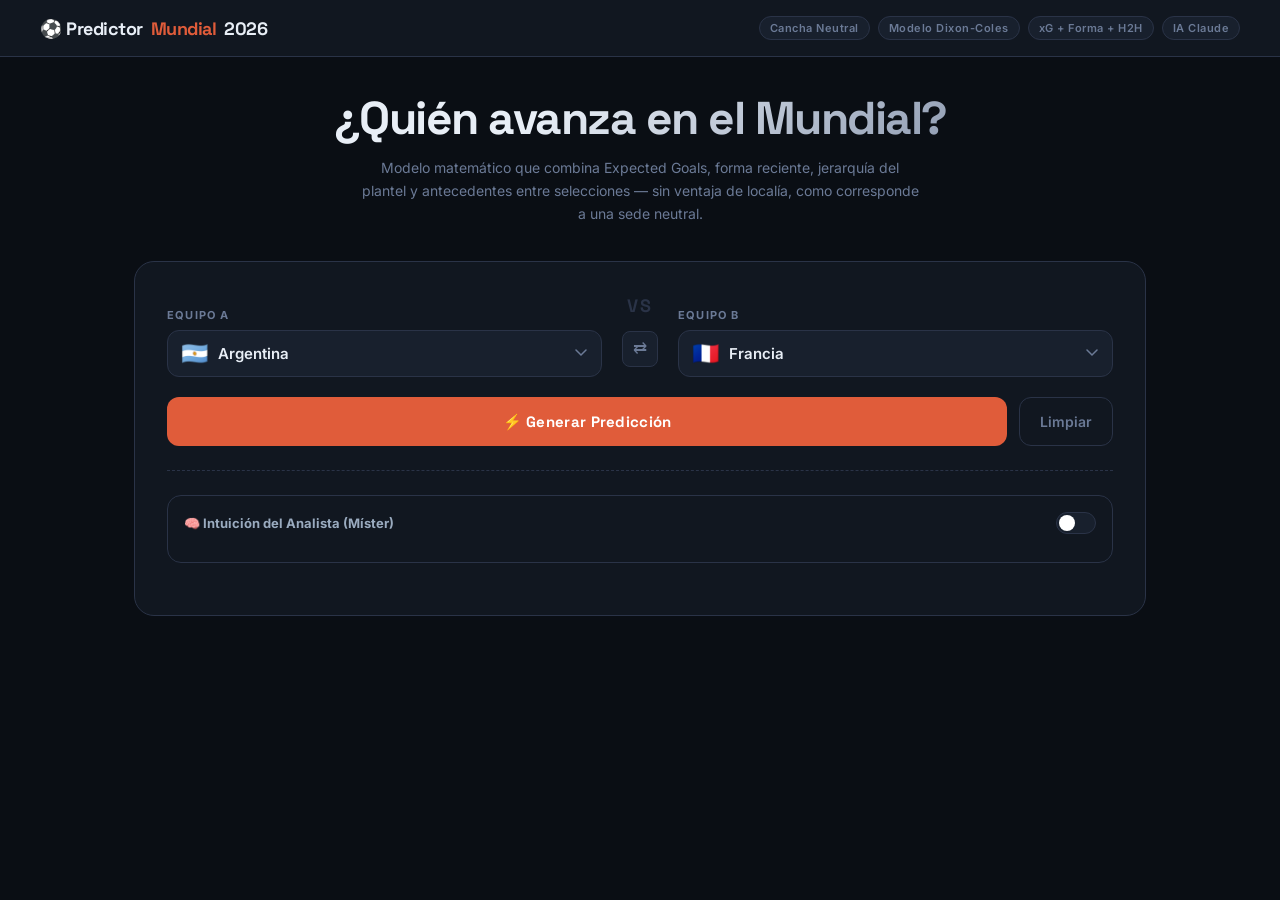
<file: index.html>
<!DOCTYPE html>
<html lang="es">
<head>
<meta charset="UTF-8">
<meta name="viewport" content="width=device-width, initial-scale=1.0">
<title>Mundial 2026 — Predictor Mundial</title>

<script async src="https://pagead2.googlesyndication.com/pagead/js/adsbygoogle.js?client=ca-pub-3773162885615720" crossorigin="anonymous"></script>

<link rel="stylesheet" href="css/styles.css">
</head>
<body>

<header>
  <div class="logo">⚽ Predictor <span class="hl">Mundial</span> 2026</div>
  <div class="header-pills">
    <span class="pill">Cancha Neutral</span>
    <span class="pill">Modelo Dixon-Coles</span>
    <span class="pill">xG + Forma + H2H</span>
    <span class="pill">IA Claude</span>
  </div>
</header>

<main>
  <div class="hero">
    <h1>¿Quién avanza en el Mundial?</h1>
    <p>Modelo matemático que combina Expected Goals, forma reciente, jerarquía del plantel y antecedentes entre selecciones — sin ventaja de localía, como corresponde a una sede neutral.</p>
  </div>

  <div class="selector-card">
    <div class="teams-row">
      <div class="team-selector">
        <label>Equipo A</label>
        <div class="select-wrapper">
          <span class="team-preview" id="previewA">🏳️</span>
          <select id="teamA" onchange="updatePreview('A')">
            <option value="">— Seleccioná un equipo —</option>
          </select>
        </div>
      </div>
      <div style="text-align:center">
        <div class="vs-badge">VS</div>
        <button class="swap-btn" onclick="swapTeams()" title="Intercambiar equipos">⇄</button>
      </div>
      <div class="team-selector">
        <label>Equipo B</label>
        <div class="select-wrapper">
          <span class="team-preview" id="previewB">🏳️</span>
          <select id="teamB" onchange="updatePreview('B')">
            <option value="">— Seleccioná un equipo —</option>
          </select>
        </div>
      </div>
    </div>
    <div class="btn-row">
      <button class="predict-btn" id="predictBtn" onclick="runPrediction()">⚡ Generar Predicción</button>
      <button class="clear-btn" onclick="clearResults()">Limpiar</button>
    </div>
    <div class="error-msg" id="errorMsg"></div>
    
    <div class="market-settings">

      <div class="settings-section">
        <div class="market-header">
          <div class="market-title">🧠 Intuición del Analista (Míster)</div>
          <input type="checkbox" id="userToggle" class="market-toggle" onchange="document.getElementById('userBody').style.display = this.checked ? 'flex' : 'none'">
        </div>
        <div class="market-body" id="userBody">
          <div class="market-input-group weight-group">
            <label>Peso (%)</label>
            <input type="number" id="userWeight" value="25" min="0" max="100">
          </div>
          <div class="market-input-group">
            <label>1X2 Local (%)</label>
            <input type="number" id="userProbA" value="50" min="0" max="100">
          </div>
          <div class="market-input-group">
            <label>1X2 Empate (%)</label>
            <input type="number" id="userProbD" value="30" min="0" max="100">
          </div>
          <div class="market-input-group">
            <label>1X2 Visit. (%)</label>
            <input type="number" id="userProbB" value="20" min="0" max="100">
          </div>
          <div class="market-input-group">
            <label>xG Local (goles)</label>
            <input type="number" id="userXgA" step="0.1" placeholder="Opcional">
          </div>
          <div class="market-input-group">
            <label>xG Visit. (goles)</label>
            <input type="number" id="userXgB" step="0.1" placeholder="Opcional">
          </div>
          <div class="market-input-group">
            <label>V. Invicta Loc. (%)</label>
            <input type="number" id="userCsA" min="0" max="100" placeholder="Opcional">
          </div>
          <div class="market-input-group">
            <label>V. Invicta Vis. (%)</label>
            <input type="number" id="userCsB" min="0" max="100" placeholder="Opcional">
          </div>
          <div class="market-input-group">
            <label>+2.5 Goles (%)</label>
            <input type="number" id="userOver25" min="0" max="100" placeholder="Opcional">
          </div>
        </div>
      </div>
    </div>
  </div>

  <div class="loading" id="loading">
    <div class="spinner-ring"></div>
    <div class="loading-team" id="loadingTeam"></div>
    <p>Calculando modelo compuesto...</p>
  </div>

  <div class="result-section" id="resultSection">
    <div class="match-header" id="matchHeader"></div>
    <div class="h2h-card" id="h2hCard"></div>
    <div class="profile-strip" id="profileStrip"></div>
    <div class="section-title" style="margin-bottom:12px"><div class="dot" style="background:var(--gold)"></div>Resultados más probables</div>
    <div class="top-scores" id="topScores"></div>
    <div class="section-title" style="margin-bottom:12px"><div class="dot"></div>Probabilidades de resultado</div>
    <div class="prob-bars" id="probBars"></div>
    <div class="stats-strip" id="statsStrip"></div>
    <div class="matrix-wrapper" id="matrixWrapper"></div>
    <div class="model-explainer" id="modelExplainer"></div>

    <div style="width: 100%; margin-bottom: 20px; text-align: center;">
      <ins class="adsbygoogle"
           style="display:block"
           data-ad-client="ca-pub-3773162885615720"
           data-ad-slot="5585821985"
           data-ad-format="auto"
           data-full-width-responsive="true"></ins>
      <script>
           (adsbygoogle = window.adsbygoogle || []).push({});
      </script>
    </div>

    <button class="ai-btn" id="aiBtn" onclick="handleAIGeneration()">✨ Generar Prompt para mi IA Local</button>
    <div class="ai-loading" id="aiLoading">
      <div class="spinner-ring" style="width:20px;height:20px;border-width:2px;border-top-color:var(--purple);margin:0;"></div>
      Analizando tácticas, planteles e historial...
    </div>
    <div class="ai-card" id="aiCard">
      <div class="ai-card-header">
        <h3>✨ Análisis Táctico Pre-Partido</h3>
        <button class="copy-btn" id="copyBtn" onclick="copyAnalysis()">📋 Copiar</button>
      </div>
      <div class="ai-content" id="aiContent"></div>
    </div>
  </div>
</main>

<script src="js/data.js"></script>
<script src="js/app.js"></script>
</body>
</html>
</file>
<file: css/styles.css>
@import url('https://fonts.googleapis.com/css2?family=Inter:wght@300;400;500;600;700;800;900&family=Space+Grotesk:wght@400;500;600;700;800&display=swap');

  :root {
    --bg: #0a0e14;
    --surface: #111720;
    --surface2: #18202d;
    --surface3: #1e2838;
    --border: #2a3347;
    --text: #e8eef6;
    --text-muted: #6b7a96;
    --text-soft: #9aabbf;
    --accent: #e05c3a;
    --accent2: #4a9eff;
    --green: #3ecf8e;
    --gold: #f0b429;
    --purple: #a855f7;
  }

  * { box-sizing: border-box; margin: 0; padding: 0; }

  body {
    background: var(--bg);
    color: var(--text);
    font-family: 'Inter', sans-serif;
    min-height: 100vh;
    display: flex;
    flex-direction: column;
    align-items: center;
  }

  header {
    width: 100%;
    padding: 16px 40px;
    border-bottom: 1px solid var(--border);
    display: flex;
    align-items: center;
    gap: 14px;
    background: var(--surface);
    position: sticky;
    top: 0;
    z-index: 100;
  }
  .logo {
    font-family: 'Space Grotesk', sans-serif;
    font-size: 18px;
    font-weight: 800;
    letter-spacing: -0.5px;
    display: flex;
    align-items: center;
    gap: 8px;
  }
  .logo .hl { color: var(--accent); }

  .header-pills { margin-left: auto; display: flex; gap: 8px; flex-wrap: wrap; }
  .pill {
    font-size: 11px; font-weight: 600; letter-spacing: 0.5px;
    padding: 4px 10px; border-radius: 20px;
    background: var(--surface2); border: 1px solid var(--border); color: var(--text-muted);
  }

  main { width: 100%; max-width: 1060px; padding: 36px 24px 80px; }

  .hero { text-align: center; margin-bottom: 36px; }
  .hero h1 {
    font-family: 'Space Grotesk', sans-serif;
    font-size: clamp(26px, 5vw, 46px);
    font-weight: 800; letter-spacing: -1.5px; line-height: 1.1;
    background: linear-gradient(135deg, var(--text) 40%, var(--text-muted));
    -webkit-background-clip: text; -webkit-text-fill-color: transparent; background-clip: text;
    margin-bottom: 12px;
  }
  .hero p { color: var(--text-muted); font-size: 14px; max-width: 560px; margin: 0 auto; line-height: 1.65; }

  .selector-card {
    background: var(--surface); border: 1px solid var(--border);
    border-radius: 20px; padding: 32px; margin-bottom: 24px;
  }

  .teams-row {
    display: grid; grid-template-columns: 1fr auto 1fr;
    gap: 20px; align-items: end; margin-bottom: 20px;
  }
  .vs-badge {
    font-family: 'Space Grotesk', sans-serif; font-size: 18px; font-weight: 800;
    color: var(--border); text-align: center; padding-bottom: 14px; letter-spacing: 2px;
  }
  .team-selector label {
    display: block; font-size: 11px; font-weight: 700;
    letter-spacing: 1.2px; text-transform: uppercase; color: var(--text-muted); margin-bottom: 8px;
  }
  .select-wrapper { position: relative; }
  .team-preview {
    position: absolute; left: 14px; top: 50%; transform: translateY(-50%);
    font-size: 22px; pointer-events: none; z-index: 1; line-height: 1;
  }
  .team-selector select {
    width: 100%; background: var(--surface2); color: var(--text);
    border: 1px solid var(--border); border-radius: 12px;
    padding: 13px 40px 13px 50px; font-size: 15px;
    font-family: 'Inter', sans-serif; font-weight: 600; cursor: pointer; appearance: none;
    background-image: url("data:image/svg+xml,%3Csvg xmlns='http://www.w3.org/2000/svg' width='12' height='8' viewBox='0 0 12 8'%3E%3Cpath d='M1 1l5 5 5-5' stroke='%236b7a96' stroke-width='1.5' fill='none' stroke-linecap='round'/%3E%3C/svg%3E");
    background-repeat: no-repeat; background-position: right 14px center; transition: border-color .15s;
  }
  .team-selector select:focus { outline: none; border-color: var(--accent2); box-shadow: 0 0 0 3px rgba(74,158,255,.1); }
  .team-selector select optgroup { background: var(--surface); color: var(--accent2); font-weight: 700; font-size: 12px; }
  .team-selector select option { color: var(--text); font-weight: 500; background: var(--surface2); }

  .swap-btn {
    background: var(--surface2); border: 1px solid var(--border); border-radius: 8px;
    color: var(--text-muted); font-size: 17px; cursor: pointer;
    width: 36px; height: 36px; display: flex; align-items: center; justify-content: center;
    transition: all .15s; margin: 0 auto 10px;
  }
  .swap-btn:hover { background: var(--surface3); color: var(--text); border-color: var(--text-muted); }

  .btn-row { display: flex; gap: 12px; }
  .predict-btn {
    flex: 1; padding: 15px; background: var(--accent); color: white; border: none;
    border-radius: 12px; font-size: 15px; font-weight: 700; font-family: 'Space Grotesk', sans-serif;
    cursor: pointer; transition: opacity .15s, transform .1s; letter-spacing: 0.3px;
  }
  .predict-btn:hover { opacity: .88; }
  .predict-btn:active { transform: scale(.98); }
  .predict-btn:disabled { opacity: .4; cursor: not-allowed; }
  .clear-btn {
    padding: 15px 20px; background: transparent; color: var(--text-muted);
    border: 1px solid var(--border); border-radius: 12px; font-size: 14px; font-weight: 600;
    cursor: pointer; transition: all .15s; font-family: 'Inter', sans-serif;
  }
  .clear-btn:hover { color: var(--text); border-color: var(--text-muted); }

  .error-msg {
    background: rgba(224,92,58,.1); border: 1px solid rgba(224,92,58,.3);
    border-radius: 10px; padding: 14px 18px; color: #f09070; font-size: 14px;
    margin-top: 12px; display: none;
  }
  .error-msg.visible { display: block; }

  /* Market & User Settings */
  .market-settings {
    margin-top: 24px; padding-top: 24px; border-top: 1px dashed var(--border);
  }
  .settings-section { margin-bottom: 20px; background: var(--surface); padding: 16px; border-radius: 14px; border: 1px solid var(--border); }
  .market-header { display: flex; justify-content: space-between; align-items: center; margin-bottom: 12px; }
  .market-title { font-size: 13px; font-weight: 700; color: var(--text-soft); display: flex; align-items: center; gap: 8px; }
  .market-toggle { 
    appearance: none; width: 40px; height: 22px; background: var(--surface2); border-radius: 20px;
    position: relative; cursor: pointer; outline: none; border: 1px solid var(--border); transition: 0.3s;
  }
  .market-toggle:checked { background: var(--accent); border-color: var(--accent); }
  .market-toggle::after {
    content: ''; position: absolute; top: 2px; left: 2px; width: 16px; height: 16px;
    background: white; border-radius: 50%; transition: 0.3s;
  }
  .market-toggle:checked::after { transform: translateX(18px); }
  
  .market-body { display: none; gap: 12px; flex-wrap: wrap; animation: fadeIn .3s ease; }
  .market-input-group { flex: 1; min-width: 80px; background: var(--surface2); padding: 10px; border-radius: 10px; border: 1px solid var(--border); }
  .market-input-group label { display: block; font-size: 9px; font-weight: 700; text-transform: uppercase; color: var(--text-muted); margin-bottom: 6px; }
  .market-input-group input { width: 100%; background: var(--surface); color: var(--text); border: 1px solid var(--border); padding: 6px; border-radius: 6px; font-family: 'Space Grotesk', sans-serif; font-weight: 700; font-size: 14px; text-align: center; }
  .market-input-group input:focus { outline: none; border-color: var(--accent); }
  .weight-group { border-color: var(--purple); }
  .weight-group label { color: var(--purple); }

  .loading { display: none; text-align: center; padding: 48px 24px; }
  .loading.visible { display: block; }
  .spinner-ring {
    width: 44px; height: 44px; border: 3px solid var(--border); border-top-color: var(--accent);
    border-radius: 50%; animation: spin .7s linear infinite; margin: 0 auto 16px;
  }
  @keyframes spin { to { transform: rotate(360deg); } }
  .loading p { color: var(--text-muted); font-size: 14px; }
  .loading .loading-team { color: var(--text); font-weight: 700; font-size: 17px; margin-bottom: 6px; }

  .result-section { display: none; }
  .result-section.visible { display: block; animation: fadeIn .3s ease; }
  @keyframes fadeIn { from { opacity: 0; transform: translateY(8px); } to { opacity: 1; transform: translateY(0); } }

  /* Match header */
  .match-header {
    display: grid; grid-template-columns: 1fr auto 1fr;
    align-items: center; gap: 20px; margin-bottom: 20px;
    padding: 28px 32px; background: var(--surface); border: 1px solid var(--border); border-radius: 20px;
  }
  .team-info { text-align: center; }
  .team-flag { font-size: 54px; line-height: 1; display: block; margin-bottom: 10px; }
  .team-name { font-family: 'Space Grotesk', sans-serif; font-size: 19px; font-weight: 800; letter-spacing: -0.4px; }
  .team-confed { font-size: 11px; color: var(--text-muted); margin-top: 3px; text-transform: uppercase; letter-spacing: 1px; }
  .team-rating {
    display: inline-flex; align-items: center; gap: 5px; margin-top: 8px; font-size: 13px; font-weight: 700;
    padding: 4px 12px; border-radius: 20px; background: var(--surface2); border: 1px solid var(--border);
  }
  .match-center { text-align: center; }
  .vs-text { font-family: 'Space Grotesk', sans-serif; font-size: 22px; font-weight: 800; color: var(--border); letter-spacing: 3px; }
  .match-badge {
    display: inline-block; font-size: 10px; font-weight: 700; letter-spacing: 1.5px;
    text-transform: uppercase; color: var(--text-muted); border: 1px solid var(--border);
    border-radius: 20px; padding: 3px 10px; margin-top: 8px;
  }
  .neutral-badge {
    display: inline-block; font-size: 10px; font-weight: 700; padding: 3px 10px;
    border-radius: 20px; background: rgba(62,207,142,.1); border: 1px solid rgba(62,207,142,.3);
    color: var(--green); margin-top: 6px; letter-spacing: 0.5px;
  }

  /* H2H bar */
  .h2h-card {
    background: var(--surface); border: 1px solid var(--border); border-radius: 16px;
    padding: 20px 24px; margin-bottom: 20px;
  }
  .h2h-title { font-size: 11px; font-weight: 700; text-transform: uppercase; letter-spacing: 1px; color: var(--text-muted); margin-bottom: 14px; }
  .h2h-bar-wrap { display: flex; align-items: center; gap: 14px; margin-bottom: 10px; }
  .h2h-team { font-size: 13px; font-weight: 700; min-width: 90px; }
  .h2h-team.right { text-align: right; }
  .h2h-bar { flex: 1; height: 10px; background: var(--surface2); border-radius: 10px; overflow: hidden; display: flex; }
  .h2h-seg-a { background: var(--accent2); height: 100%; transition: width .6s ease; }
  .h2h-seg-d { background: var(--surface3); height: 100%; }
  .h2h-seg-b { background: var(--accent); height: 100%; transition: width .6s ease; }
  .h2h-counts { display: flex; justify-content: space-between; font-size: 13px; font-weight: 600; }
  .h2h-counts .wins-a { color: var(--accent2); }
  .h2h-counts .draws { color: var(--text-muted); }
  .h2h-counts .wins-b { color: var(--accent); }
  .h2h-note { font-size: 12px; color: var(--text-muted); margin-top: 8px; }

  /* Radar / profile strip */
  .profile-strip {
    display: grid; grid-template-columns: 1fr 1fr; gap: 12px; margin-bottom: 20px;
  }
  .profile-card {
    background: var(--surface); border: 1px solid var(--border); border-radius: 16px; padding: 20px;
  }
  .profile-card h4 { font-size: 13px; font-weight: 700; margin-bottom: 14px; display: flex; align-items: center; gap: 8px; }
  .attr-row { display: flex; align-items: center; gap: 10px; margin-bottom: 10px; }
  .attr-label { font-size: 11px; color: var(--text-muted); min-width: 120px; font-weight: 500; }
  .attr-bar-track { flex: 1; background: var(--surface2); border-radius: 6px; height: 6px; overflow: hidden; }
  .attr-bar-fill { height: 100%; border-radius: 6px; transition: width .5s ease; }
  .attr-val { font-size: 12px; font-weight: 700; min-width: 34px; text-align: right; }

  /* Top scores */
  .top-scores { display: grid; grid-template-columns: repeat(3, 1fr); gap: 10px; margin-bottom: 20px; }
  .score-card {
    background: var(--surface); border: 1px solid var(--border); border-radius: 14px;
    padding: 16px; text-align: center;
  }
  .score-card.top1 { border-color: var(--gold); }
  .score-card .rank { font-size: 10px; font-weight: 700; letter-spacing: 1px; text-transform: uppercase; color: var(--text-muted); margin-bottom: 6px; }
  .score-card .score-val { font-family: 'Space Grotesk', sans-serif; font-size: 24px; font-weight: 800; letter-spacing: -0.5px; }
  .score-card.top1 .score-val { color: var(--gold); }
  .score-card .score-pct { font-size: 12px; color: var(--text-muted); margin-top: 4px; }

  /* Prob bars */
  .prob-bars { display: grid; grid-template-columns: 1fr 1fr 1fr; gap: 12px; margin-bottom: 20px; }
  .prob-bar-card {
    background: var(--surface); border: 1px solid var(--border); border-radius: 14px;
    padding: 22px 20px; text-align: center; position: relative; overflow: hidden;
  }
  .prob-bar-card::after {
    content: ''; position: absolute; bottom: 0; left: 0; right: 0;
    height: 3px; border-radius: 0 0 14px 14px;
  }
  .prob-bar-card.teamA::after { background: var(--accent2); }
  .prob-bar-card.draw::after  { background: var(--gold); }
  .prob-bar-card.teamB::after { background: var(--accent); }
  .prob-bar-card .label { font-size: 11px; font-weight: 700; letter-spacing: 0.8px; text-transform: uppercase; color: var(--text-muted); margin-bottom: 10px; }
  .prob-bar-card .value { font-family: 'Space Grotesk', sans-serif; font-size: 36px; font-weight: 800; letter-spacing: -1.5px; line-height: 1; }
  .prob-bar-card.teamA .value { color: var(--accent2); }
  .prob-bar-card.draw .value  { color: var(--gold); }
  .prob-bar-card.teamB .value { color: var(--accent); }
  .prob-bar-card .sub { font-size: 12px; color: var(--text-muted); margin-top: 6px; }
  .prob-fill-track { background: var(--surface2); border-radius: 4px; height: 4px; margin-top: 12px; overflow: hidden; }
  .prob-fill { height: 100%; border-radius: 4px; transition: width .8s ease; }
  .prob-bar-card.teamA .prob-fill { background: var(--accent2); }
  .prob-bar-card.draw .prob-fill  { background: var(--gold); }
  .prob-bar-card.teamB .prob-fill { background: var(--accent); }

  /* Stats strip */
  .stats-strip { display: grid; grid-template-columns: repeat(4, 1fr); gap: 10px; margin-bottom: 20px; }
  .stat-box { background: var(--surface); border: 1px solid var(--border); border-radius: 14px; padding: 16px; text-align: center; }
  .stat-box .s-label { font-size: 10px; font-weight: 700; text-transform: uppercase; letter-spacing: 1px; color: var(--text-muted); margin-bottom: 6px; }
  .stat-box .s-val { font-family: 'Space Grotesk', sans-serif; font-size: 20px; font-weight: 800; }
  .stat-box .s-sub { font-size: 11px; color: var(--text-muted); margin-top: 3px; }

  /* Matrix */
  .matrix-wrapper {
    background: var(--surface); border: 1px solid var(--border);
    border-radius: 20px; padding: 28px; overflow-x: auto; margin-bottom: 12px;
  }
  .section-title {
    font-family: 'Space Grotesk', sans-serif; font-size: 13px; font-weight: 700;
    color: var(--text-muted); letter-spacing: 0.5px; text-transform: uppercase;
    margin-bottom: 16px; display: flex; align-items: center; gap: 8px;
  }
  .section-title .dot { width: 7px; height: 7px; border-radius: 50%; background: var(--accent); flex-shrink: 0; }
  .matrix-legend { display: flex; gap: 16px; flex-wrap: wrap; margin-bottom: 14px; }
  .legend-item { display: flex; align-items: center; gap: 6px; font-size: 11px; color: var(--text-muted); }
  .legend-swatch { width: 12px; height: 12px; border-radius: 3px; }
  .axis-label-x { text-align: center; font-size: 10px; font-weight: 700; letter-spacing: 1.5px; text-transform: uppercase; color: var(--accent); margin-bottom: 10px; }
  .axis-label-y-wrap { display: flex; align-items: center; gap: 12px; }
  .axis-label-y { writing-mode: vertical-rl; transform: rotate(180deg); font-size: 10px; font-weight: 700; letter-spacing: 1.5px; text-transform: uppercase; color: var(--accent2); }
  table.matrix { border-collapse: separate; border-spacing: 4px; }
  table.matrix th { font-size: 12px; font-weight: 700; color: var(--text-muted); text-align: center; padding: 0 6px 6px; min-width: 72px; }
  table.matrix td {
    border-radius: 10px; text-align: center; padding: 11px 6px 9px; min-width: 72px;
    cursor: default; transition: transform .12s, filter .12s; position: relative;
  }
  table.matrix td:hover { transform: scale(1.07); filter: brightness(1.2); z-index: 2; }
  table.matrix td .pct { font-family: 'Space Grotesk', sans-serif; font-size: 15px; font-weight: 700; display: block; line-height: 1; }
  table.matrix td .score { font-size: 10px; margin-top: 5px; opacity: .6; display: block; font-weight: 600; }
  table.matrix td.highlighted { box-shadow: 0 0 0 2.5px var(--gold) !important; }
  td.c-max  { background: #b83220; }
  td.c-high { background: #8a2416; }
  td.c-mid  { background: #2a6880; }
  td.c-low  { background: #1f3f54; }
  td.c-vlow { background: #141f2a; }

  /* Model explainer */
  .model-explainer {
    background: var(--surface); border: 1px solid var(--border); border-radius: 16px;
    padding: 20px 24px; margin-bottom: 20px; font-size: 13px; color: var(--text-muted); line-height: 1.6;
  }
  .model-explainer strong { color: var(--text-soft); }
  .model-weights { display: flex; flex-wrap: wrap; gap: 10px; margin-top: 12px; }
  .weight-chip {
    background: var(--surface2); border: 1px solid var(--border); border-radius: 8px;
    padding: 5px 12px; font-size: 11px; font-weight: 600; color: var(--text-muted);
  }
  .weight-chip span { color: var(--text); }

  /* AI */
  .ai-btn {
    background: linear-gradient(135deg, #6366f1, #a855f7); color: white; border: none;
    padding: 16px 24px; border-radius: 14px; font-weight: 700;
    font-family: 'Space Grotesk', sans-serif; font-size: 15px; cursor: pointer;
    margin-top: 20px; width: 100%; display: flex; align-items: center; justify-content: center;
    gap: 10px; transition: transform .2s, opacity .2s; box-shadow: 0 4px 20px rgba(168,85,247,.3);
  }
  .ai-btn:hover { opacity: .9; transform: translateY(-1px); }
  .ai-btn:disabled { opacity: .5; cursor: not-allowed; transform: none; }
  .ai-loading { display: none; align-items: center; gap: 12px; color: var(--purple); font-weight: 600; font-size: 14px; margin-top: 20px; justify-content: center; }
  .ai-loading.visible { display: flex; }
  .ai-card {
    background: var(--surface); border: 1px solid rgba(168,85,247,.4); border-radius: 20px;
    padding: 32px; margin-top: 20px; display: none; position: relative; overflow: hidden;
  }
  .ai-card::before { content: ''; position: absolute; top: 0; left: 0; right: 0; height: 3px; background: linear-gradient(90deg, #6366f1, #a855f7, #ec4899); }
  .ai-card.visible { display: block; animation: fadeIn .5s ease-out; }
  .ai-card-header { display: flex; align-items: center; justify-content: space-between; margin-bottom: 20px; }
  .ai-card h3 { font-family: 'Space Grotesk', sans-serif; font-size: 17px; font-weight: 700; display: flex; align-items: center; gap: 8px; }
  .ai-content { color: var(--text-soft); line-height: 1.75; font-size: 15px; }
  .ai-content p { margin-bottom: 16px; }
  .ai-content p:last-child { margin-bottom: 0; }
  .copy-btn {
    background: var(--surface2); border: 1px solid var(--border); border-radius: 8px;
    color: var(--text-muted); font-size: 12px; font-weight: 600; cursor: pointer;
    padding: 6px 12px; transition: all .15s; font-family: 'Inter', sans-serif; display: flex; align-items: center; gap: 6px;
  }
  .copy-btn:hover { color: var(--text); border-color: var(--text-muted); }

  @media (max-width: 680px) {
    header { padding: 14px 18px; }
    .header-pills { display: none; }
    main { padding: 24px 16px 60px; }
    .teams-row { grid-template-columns: 1fr; }
    .vs-badge { display: none; }
    .match-header { grid-template-columns: 1fr; gap: 14px; padding: 22px 18px; }
    .match-center { order: -1; }
    .prob-bars, .top-scores { grid-template-columns: 1fr; gap: 8px; }
    .stats-strip { grid-template-columns: 1fr 1fr; }
    .profile-strip { grid-template-columns: 1fr; }
    table.matrix td { min-width: 50px; padding: 8px 4px; }
    table.matrix td .pct { font-size: 12px; }
    table.matrix td .score { font-size: 9px; }
    .btn-row { flex-direction: column; }
  }
</file>
